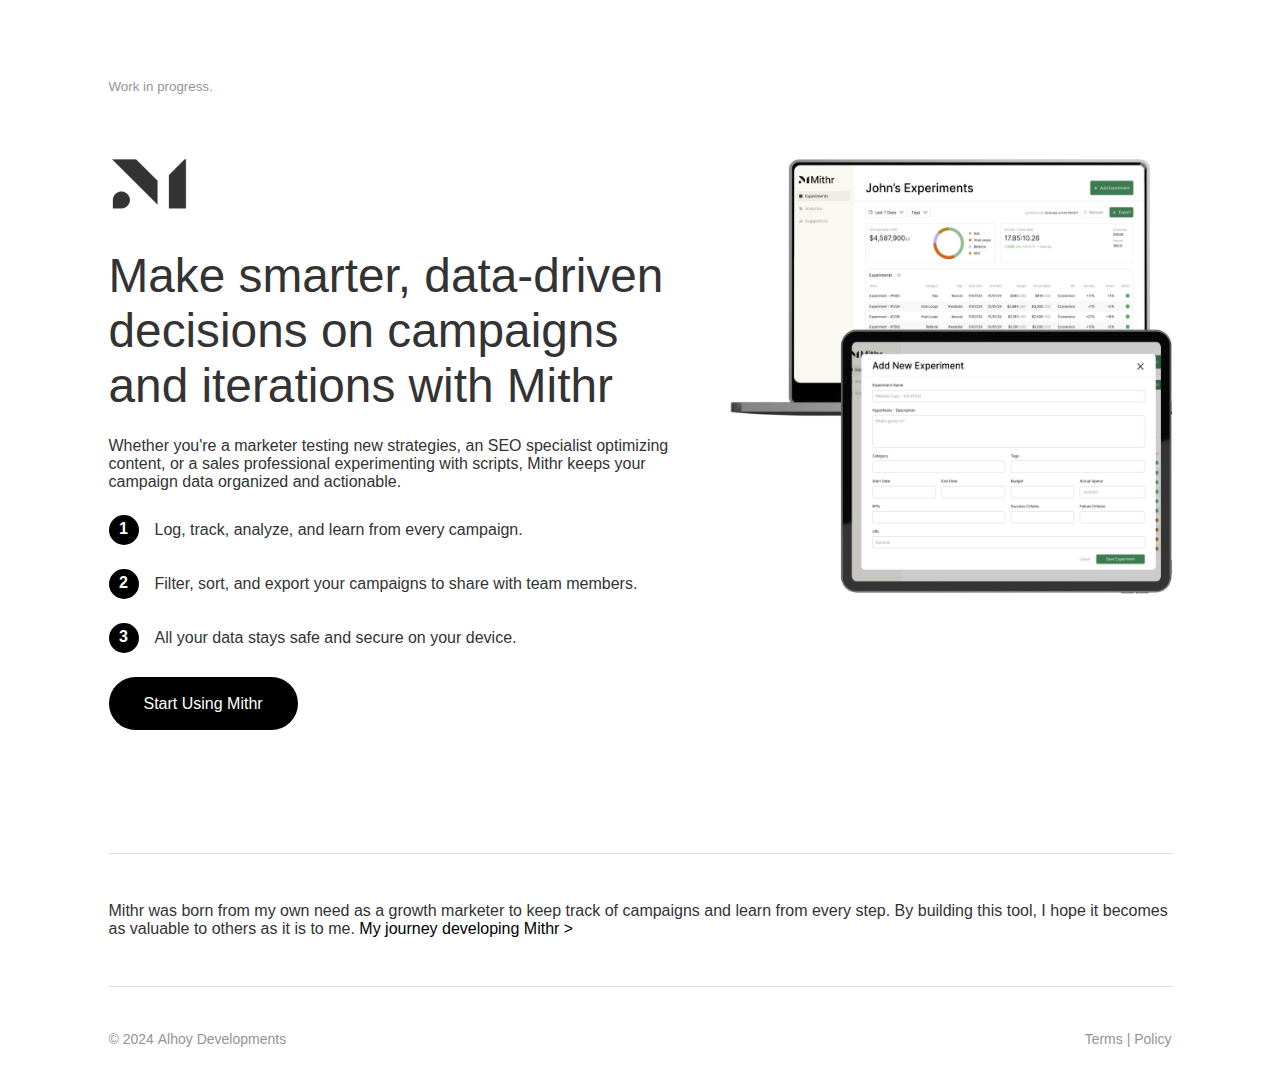
<file: public/index.html>
<!DOCTYPE html>
<html lang="en">
  <head>
    <meta charset="UTF-8" />
    <meta name="viewport" content="width=device-width, initial-scale=1.0" />
    <title>Mithr - Campaign Analytics Tool</title>
    <link rel="stylesheet" href="assets/css/styles.css" />
    <link rel="icon" href="assets/images/mithr-logo-favicon.png" type="image/png">
    <meta http-equiv="X-XSS-Protection" content="1; mode=block">
  </head>
  <body>
    <header class="home-header">
      <div class="header-msg">
        <p class="header-msg-p">Work in progress.</p>
      </div>
    </header>
    <main class="main-content">
      <div class="content-wrapper">
        <div class="content-info">
          <img
            src="assets/images/mithr-logo-icon-index.png"
            alt="Mithr Logo"
            class="logo"
            loading="lazy"
          />
          <h1>Make smarter, data-driven decisions on campaigns and iterations with Mithr</h1>
          <p class="home-description">
            Whether you're a marketer testing new strategies, an SEO specialist optimizing content, or a sales professional experimenting with scripts, Mithr keeps your campaign data organized and actionable.
          </p>
          <div class="onboarding-point">
            <span class="point-number">1</span>
            <p>Log, track, analyze, and learn from every campaign.</p>
          </div>
          <div class="onboarding-point">
            <span class="point-number">2</span>
            <p>Filter, sort, and export your campaigns to share with team members.</p>
          </div>
          <div class="onboarding-point">
            <span class="point-number">3</span>
            <p>All your data stays safe and secure on your device.</p>
          </div>
          <br>
          <a href="onboarding.html" class="cta-btn-black">Start Using Mithr</a>
          <p class="mobile-msg">
            Please use Mithr on a desktop or tablet for the best experience.
          </p>
        </div>
        <div class="content-img">
          <img
            src="assets/images/home-mockup.png"
            alt="Mockup of a laptop and a tablet with screenshots of the platform."
            class="home-img"
            loading="lazy"
          />
        </div>
      </div>
    </main>
    <footer>
      <div class="horizontal-line"></div>
      <p class="footer-description">
        Mithr was born from my own need as a growth marketer to keep track of
        campaigns and learn from every step. By building this tool, I hope it
        becomes as valuable to others as it is to me.
        <a href="https://x.com/rafialhoy/status/1824156493249167654?s=46&t=TRPu6rjvWwoYoE8F773NuQ" class="footer-description-link"
          >My journey developing Mithr ></a
        >
      </p>
      <div class="horizontal-line second"></div>
      <div class="footer-links-wrapper">
        <p class="footer-links">© 2024 Alhoy Developments</p>
        <p class="footer-links">Terms | Policy</p>
      </div>
    </footer>
<script src="assets/js/scripts.js"></script>
  </body>
</html>
</file>
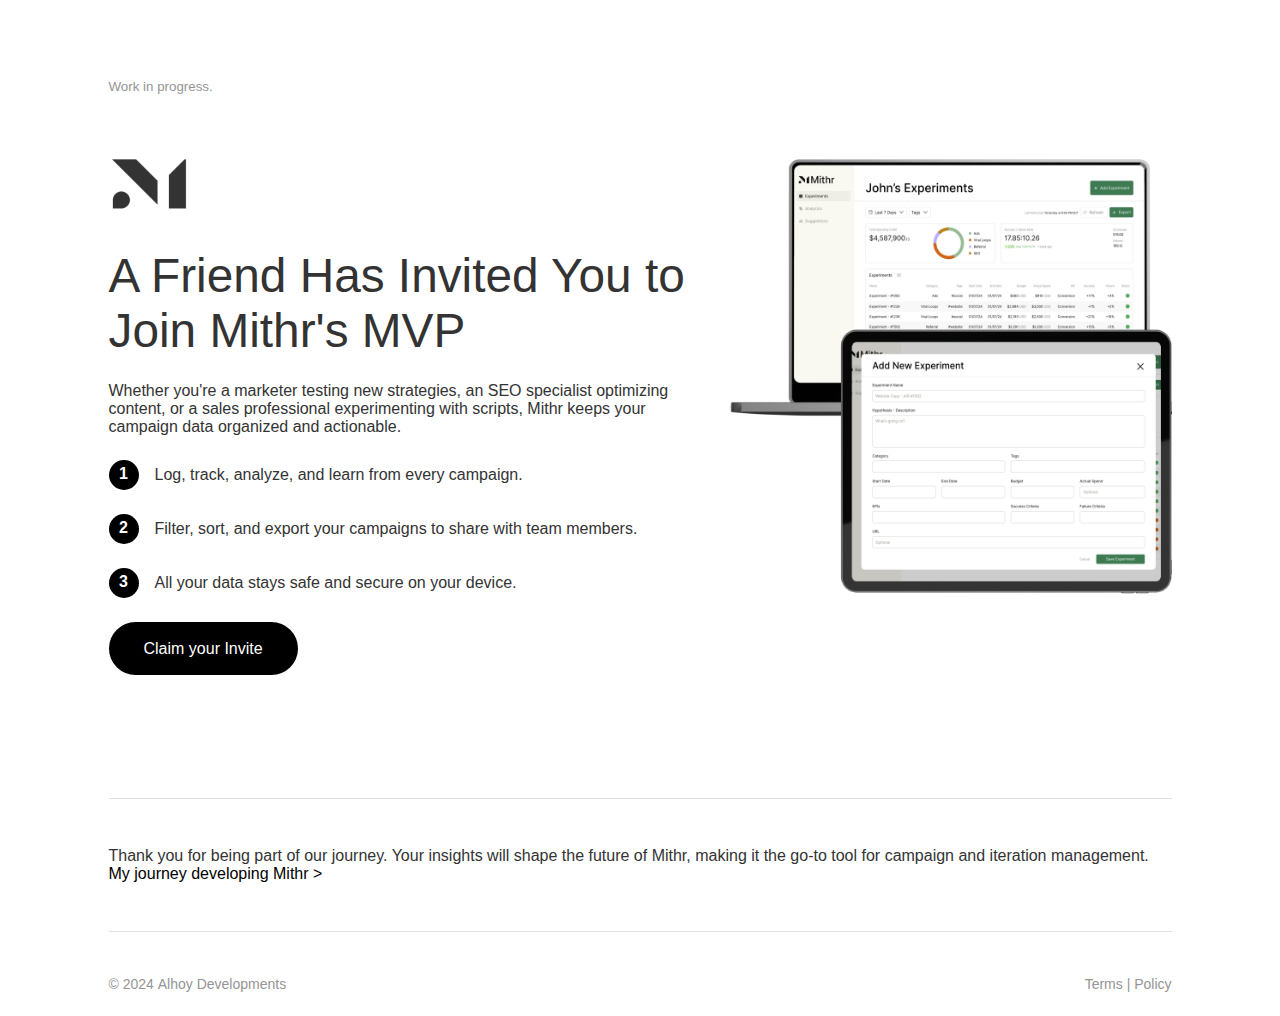
<file: public/invite.html>
<!DOCTYPE html>
<html lang="en">
  <head>
    <meta charset="UTF-8" />
    <meta name="viewport" content="width=device-width, initial-scale=1.0" />
    <meta http-equiv="X-XSS-Protection" content="1; mode=block">
    <title>Mithr - You've been Invited!</title>
    <link rel="stylesheet" href="assets/css/styles.css" />
    <link rel="icon" href="assets/images/mithr-logo-favicon.png" type="image/png">

  </head>
  <body>
    <header class="home-header">
      <div class="header-msg">
        <p class="header-msg-p">Work in progress.</p>
      </div>
    </header>
    <main class="main-content">
      <div class="content-wrapper">
        <div class="content-info">
          <img
            src="assets/images/mithr-logo-icon-index.png"
            alt="Mithr Logo"
            class="logo"
            loading="lazy"
          />
          <h1>A Friend Has Invited You to Join Mithr's MVP</h1>
          <p class="home-description">
            Whether you're a marketer testing new strategies, an SEO specialist optimizing content, or a sales professional experimenting with scripts, Mithr keeps your campaign data organized and actionable.</p>
                <div class="onboarding-point">
                  <span class="point-number">1</span>
                  <p>Log, track, analyze, and learn from every campaign.</p>
                </div>
                <div class="onboarding-point">
                  <span class="point-number">2</span>
                  <p>Filter, sort, and export your campaigns to share with team members.</p>
                </div>
                <div class="onboarding-point">
                  <span class="point-number">3</span>
                  <p>All your data stays safe and secure on your device.</p>
                </div>
<br>
          <a href="onboarding.html" class="cta-btn-black">Claim your Invite</a>
          <p class="mobile-msg">
            Please use Mithr on a desktop or tablet for the best experience.
          </p>
        </div>
        <div class="content-img">
          <img
            src="assets/images/home-mockup.png"
            alt="Mockup of a laptop and a tablet with screenshots of the platform."
            class="home-img"
            loading="lazy"
          />
        </div>
      </div>
    </main>
    <footer>
      <div class="horizontal-line"></div>
      <p class="footer-description">
        Thank you for being part of our journey. Your insights will shape the future of Mithr, making it the go-to tool for campaign and iteration management.
        <a href="https://x.com/rafialhoy/status/1824156493249167654?s=46&t=TRPu6rjvWwoYoE8F773NuQ" class="footer-description-link"
          >My journey developing Mithr ></a
        >
      </p>
      <div class="horizontal-line second"></div>
      <div class="footer-links-wrapper">
        <p class="footer-links">© 2024 Alhoy Developments</p>
        <p class="footer-links">Terms | Policy</p>
      </div>
    </footer>
  </body>
</html>
</file>
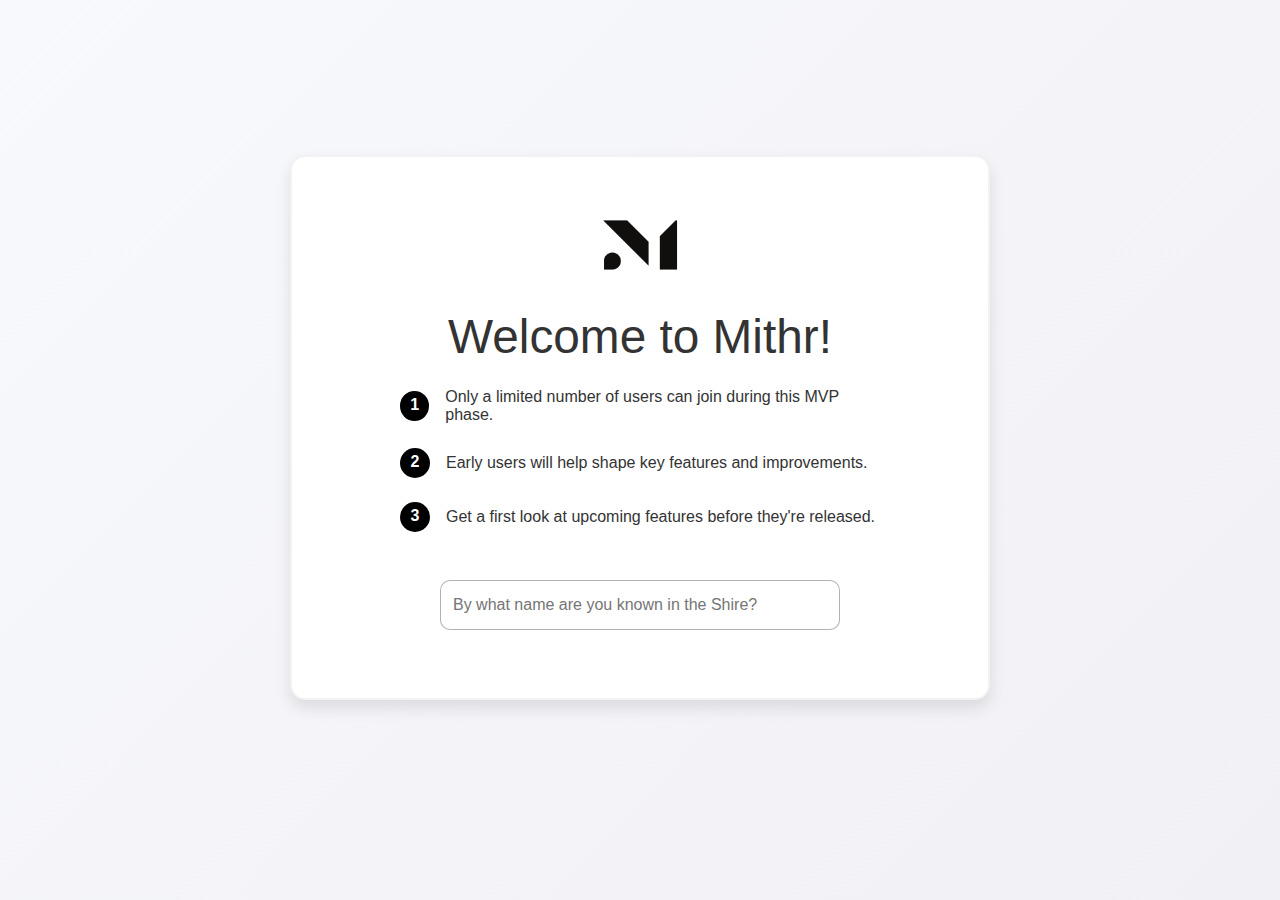
<file: public/onboarding.html>
<!DOCTYPE html>
<html lang="en">
  <head>
    <meta charset="UTF-8" />
    <meta name="viewport" content="width=device-width, initial-scale=1.0" />
    <meta http-equiv="X-XSS-Protection" content="1; mode=block">
    <title>Welcome to Mithr</title>
    <link rel="stylesheet" href="assets/css/styles.css" />
    <link
      rel="icon"
      href="assets/images/mithr-logo-favicon.png"
      type="image/png"
    />
  </head>
  <body>
    <main class="onboarding-content">
      <div class="onboarding-wrapper">
        <img
          src="assets/images/mithr-logo-icon.png"
          alt="Mithr Logo"
          class="logo"
        />
        <h1>Welcome to Mithr!</h1>
        <div class="onboarding-points">
          <div class="onboarding-point">
            <span class="point-number">1</span>
            <p>Only a limited number of users can join during this MVP phase.</p>
          </div>
          <div class="onboarding-point">
            <span class="point-number">2</span>
            <p>Early users will help shape key features and improvements.</p>
          </div>
          <div class="onboarding-point">
            <span class="point-number">3</span>
            <p>Get a first look at upcoming features before they're released.</p>
          </div>
        </div>
        <form id="onboarding-form" autocomplete="off">
          <input
            type="text"
            id="username"
            name="username"
            placeholder="Who enters the realm of Gondor?"
            required
          />
        </form>
      </div>
      <a href="#" id="continue-link" class="continue-link disabled-link"
        >Continue to Dashboard</a
      >
    </main>
    <script src="assets/js/onboarding.js"></script>
  </body>
</html>
</file>
<file: public/assets/css/styles.css>
/* CSS Variables */
:root {
    --primary-color: #3e7b52;  /* Green from CTA button */
    --primary-dark: #000;
  --secondary-color: #949494;
  --text-color: #333;
  --background-color: #fff;
  --font-family: "Inter", sans-serif;
  --max-content-width: 1063px;

  --spacing-large: 48px;
  --spacing-medium: 24px;
  --spacing-small: 20px;
  --spacing-xsmall: 10px;

  --font-size-heading: 47.78px;
  --font-size-text: 16px;
  --font-size-small: 13.13px;
  --font-size-xsmall: 11.11px;
  --font-size-table-heading: 13.33px;
  --font-size-table-content: 13.33px;

  --box-shadow-default: 0 8px 16px rgba(0, 0, 0, 0.1);
  --border-radius-default: 15px;
  --border-radius-input: 10px;
  --border-radius-table-row: 5px;

  --color-card-border: rgba(0, 0, 0, 0.05);
  --container-card-border-grey: 0.5px solid rgba(134, 134, 134, 0.5);
  --color-box-shadow: rgba(0, 0, 0, 0.1);

  --sidebar-background: #505050;
  --sidebar-active-background: #E0E0E0;
  --cta-button-green: #3e7b52;
  --light-green-background: #e4fad4;
  --green-indicator: #3f8043;
  --failure-color: #e65959;
  --secondary-grey: #868686;
  --hover-background-color: #eaeaea;
  --alternate-row-background-color: #f8f8f8;
  --color-bg1: #9c76e2;
  --color-bg2: #e65959;
  --color1: 129, 199, 132;
  --color2: 229, 115, 115;
  --color3: 179, 157, 219;
  --color4: 188, 170, 164;
  --color5: 221, 74, 255;
  --color-interactive: 140, 100, 255;
  --circle-size: 80%;
  --blending: hard-light;
}

/* Base styles */
* {
  margin: 0;
  padding: 0;
  box-sizing: border-box;
}

body {
  font-family: var(--font-family);
  color: var(--text-color);
  background-color: var(--background-color);
}

.fw-bold {
  font-weight: bold;
}

.color-secondary-grey {
  color: var(--secondary-grey);
}

/* Header styles */
.home-header {
  margin: 79px 0;
  margin-bottom: 50px;
}

.header-msg {
  display: flex;
  align-items: center;
  max-width: var(--max-content-width);
  margin: 0 auto;
}

.header-msg-p {
  font-size: var(--font-size-table-content);
  color: var(--secondary-color);
}

.header-msg-link {
  display: flex;
  align-items: center;
}

.header-msg-link:hover .header-msg-img {
  transform: rotate(-35deg);
}

.header-msg-a {
  font-size: 13.33px;
  text-decoration: none;
  color: var(--primary-dark);
  padding-left: 5px;
}

.header-msg-img {
  height: 13px;
  width: 22px;
  margin-left: 2px;
  transition: transform 0.3s ease;
}

/* Main Content */
.main-content {
  display: flex;
  justify-content: center;
  align-items: center;
  margin-bottom: 140px;
}

.content-wrapper {
  display: flex;
  justify-content: space-between;
  max-width: var(--max-content-width);
  width: 100%;
}

.content-info {
  max-width: 600px;
}

h1 {
  font-size: 47.78px;
  margin-bottom: var(--spacing-medium);
  font-weight: normal;
}

.home-description {
  font-size: 16px;
  margin-bottom: var(--spacing-medium);
}

.cta-btn-black {
  padding: 18px 35px;
  background-color: var(--primary-dark);
  color: var(--background-color);
  text-decoration: none;
  font-size: 16px;
  border-radius: 30px;
  min-width: 188px;
  transition: box-shadow 0.3s ease;
}

.cta-btn-black:hover {
  box-shadow: 2px 3px 5px rgba(0, 0, 0, 0.5);
}

.mobile-msg {
  display: none;
}

/* Image Section */
.home-img {
  max-width: 100%;
  height: 481px;
  width: 488px;
}

/* Footer styles */
footer {
  text-align: center;
  max-width: var(--max-content-width);
  margin: 0 auto 24px auto;
}

.horizontal-line {
  width: 100%;
  max-width: var(--max-content-width);
  height: 1px;
  background-color: #e0e0e0;
  margin: var(--spacing-large) auto;
}

.horizontal-line-full {
  width: 100%;
  height: 1px;
  background-color: #e0e0e0;
  margin: var(--spacing-medium) auto;
}

.second {
  margin-bottom: var(--spacing-medium);
}

.footer-description {
  font-size: 16px;
  text-align: left;
  color: var(--text-color);
  margin: 0 auto var(--spacing-large) auto;
}

.footer-description-link {
  text-decoration: none;
  color:var(--primary-dark);
  font-weight: 400;
}

.footer-links-wrapper {
  display: flex;
  justify-content: space-between;
  align-items: center;
  max-width: var(--max-content-width);
  margin: 0 auto;
  padding-top: var(--spacing-small);
}

.footer-links {
  font-size: 14px;
  color: var(--secondary-color);
}

.footer-links a {
  color: var(--secondary-color);
  text-decoration: none;
}



/* Onboarding Page */
.onboarding-content {
  display: flex;
  flex-direction: column;
  justify-content: center;
  align-items: center;
  min-height: 100vh;
  text-align: center;
  padding: var(--spacing-small);
  background: linear-gradient(135deg, #f8f9fc, #f0f0f5);
}

.onboarding-wrapper {
  max-width: 700px;
  width: 100%;
  background-color: var(--background-color);
  padding: var(--spacing-large);
  border-radius: var(--border-radius-default);
  box-shadow: var(--box-shadow-default);
  border: 2px solid var(--color-card-border);
  position: relative;
  z-index: 1;
}

h1 {
  font-size: var(--font-size-heading);
  margin-bottom: var(--spacing-medium);
  font-weight: normal;
  color: var(--text-color);
}

.onboarding-points {
  display: flex;
  flex-direction: column;
  align-items: start;
  max-width: 80%;
  margin: 0 auto var(--spacing-medium) auto;
}

.onboarding-point {
  display: flex;
  align-items: center;
  margin-bottom: var(--spacing-medium);
}

.point-number {
  display: inline-block;
  width: 30px;
  height: 30px;
  background-color: var(--primary-dark);
  color: var(--background-color);
  font-weight: 600;
  font-size: var(--font-size-point-number);
  border-radius: 50%;
  text-align: center;
  line-height: 28px;
  margin-right: 16px;
}

.onboarding-point p {
  margin: 0;
  font-size: var(--font-size-text);
  color: var(--text-color);
  text-align: left;
}

/* Form Elements */
#onboarding-form {
  display: flex;
  flex-direction: column;
  align-items: center;
}

#username {
  padding: 12px;
  font-size: var(--font-size-text);
  margin-bottom: var(--spacing-small);
  width: 100%;
  max-width: 400px;
  height: 50px;
  border-radius: var(--border-radius-input);
  border: 1px solid rgba(0, 0, 0, 0.3);
}

/* Buttons and Links */
.continue-link {
  font-size: var(--font-size-text);
  font-weight: 500;
  color: var(--primary-dark);
  margin-top: var(--spacing-medium);
  text-decoration: none;
  display: flex;
  align-items: center;
  justify-content: center;
  opacity: 0;
  pointer-events: none;
  transition: opacity 0.7s ease;
}

.visible-link {
  opacity: 1;
  pointer-events: auto;
}

.continue-link::after {
  content: "→";
  margin-left: 8px;
  font-size: 18px;
  transition: margin-left 0.3s ease;
}

.continue-link:hover::after {
  margin-left: 12px;
}

.logo {
  max-width: 80px;
  margin-bottom: var(--spacing-small);
}

/* Dashboard */

/* Sidebar */
.sidebar {
  width: 250px;
  background-color: var(--sidebar-background);
  min-height: 100vh;
  padding: 44px 15px 31px 15px;
  position: fixed;
  display: flex;
  flex-direction: column;
  justify-content: space-between;
}

.sidebar-logo img {
  max-width: 150px;
  margin-bottom: var(--spacing-medium);
  margin-left: 14px;
}

.sidebar-menu ul {
  list-style: none;
  padding: 0;
}

.sidebar-menu li {
    margin-bottom: var(--spacing-small);
    display: flex;
    flex-direction: row;
    align-items: start;
    justify-content: left;
    border-radius: 5px;
    height: 40px;
    padding: 10px;
    position: relative;
    overflow: hidden;
  }

  .sidebar-menu li::before {
    content: "";
    position: absolute;
    top: 0;
    left: 0;
    width: 100%;
    height: 100%;
    background-color: var(--sidebar-active-background);
    transform: scaleX(0);
    transform-origin: left;
    transition: transform 0.3s ease-in-out;
    z-index: -1; /* Ensures the background stays behind the text */
    border-radius: 5px;
    
  }

  .sidebar-menu li:hover::before {
    transform: scaleX(1); /* Expands the background on hover */
  }
  
  /* Ensures text stays on top of the background */
  .sidebar-menu li:hover a {
    z-index: 1;
    color: var(--text-color); /* Adjusts the text color if needed */
    font-weight: 400;
  }

/* Tooltip Styling */
    .sidebar-item {
    position: relative;
  }


.a-off {
  display: block;
  padding: var(--spacing-small);
  color: #F2F2F2;
  font-weight: normal;
  text-decoration: none;
  font-size: 16px;
  font-weight: normal;
  padding-top: 0px;
}

.active {
  background-color: var(--sidebar-active-background);
  font-weight: 400;
  padding: 10px;
  padding-top: 0px;
  border-radius: 5px;
}

.a-active {
  color: var(--text-color);
  font-size: 16px;
  display: block;
  font-weight: 400;
  text-decoration: none;
  padding: var(--spacing-small);
  padding-top: 0px;
}

/* Main Dashboard Content */
.main-dashboard {
  margin-left: 250px;
  padding: var(--spacing-large);
  background-color: var(--background-color);
}

/* Dashboard Header */

.dashboard-header {
  display: flex;
  flex-direction: column;
  justify-content: space-between;
  align-items: center;
  margin-bottom: var(--spacing-medium);
  width: 100%;
}

.header-content-wrapper {
  display: flex;
  flex-direction: row;
  align-items: center;
  justify-content: space-between;
  width: 100%;
  margin: var(--spacing-medium) 0;
}

.dashboard-horizontal-line {
  height: 0.5px;
  width: 100%;
  background-color: rgba(0, 0, 0, 0.3);
}

#dashboard-title {
  font-size: 47.78px;
  font-weight: 400;
  color: var(--text-color);
  height: auto;
  margin: 0;
}

/* Action Buttons */
.dashboard-actions .cta-btn-big {
  background-color: var(--cta-button-green);
  color: var(--background-color);
  padding: 20px 15px;
  border-radius: 8px;
  font-weight: normal;
  font-size: 16px;
  border: none;
  cursor: pointer;
}

/* Filters and Report */
.filters-and-report {
  display: flex;
  justify-content: space-between;
  align-items: center;
  margin-bottom: var(--spacing-medium);
  gap: 0;
}

.filters {
  display: flex;
  flex-direction: row;
  gap: 10px;
  width: auto;
}

.filter-group {
  display: flex;
  flex-direction: row;
  align-items: center;
  gap: 10px;
  width: auto;
}

.filter-input {
  padding: 10px;
  display: flex;
  justify-content: space-evenly;
  border-radius: 5px;
  border: var(--container-card-border-grey);
  font-family: var(--font-family);
  font-size: var(--font-size-small);
  font-weight: 400;
  width: auto;
  align-items: center;
  text-align: center;
  color: var(--secondary-color);
}

/* Adjust the width of the date range filter */
#date-range-filter {
  min-width: 200px; /* Increase the width to accommodate the full date range */
}

/* Adjust the width of the tags filter */
#tags-filter {
  min-width: 80px; /* Allow the width to adjust based on content */
  max-width: auto;
  padding-left: 10px;
  padding-right: 10px;
}
select {
  -webkit-appearance: none;
  -moz-appearance: none;
  appearance: none;
}

.report-actions {
  width: auto;
  display: flex;
  align-items: center;
}

.report-actions p {
  font-size: var(--font-size-small);
}

.report-actions button {
  margin-left: 10px;
}

.btn-icon {
  width: 15px;
  height: 15px;
}

.cta-btn-small {
  padding: 10px;
  display: flex;
  align-items: center;
  justify-content: space-between;
  gap: 8px;
  border-radius: 5px;
  font-size: 14px;
}

.refresh-btn {
  border: var(--container-card-border-grey);
  background-color: white;
  color: var(--secondary-grey);
}

.export-btn {
  border: 0.5px solid rgba(62, 124, 82, 1);
  background-color: var(--cta-button-green);
  color: #fff;
  cursor: pointer;
}

/* Metrics Section */
.metrics {
  display: flex;
  justify-content: space-between;
  margin-bottom: var(--spacing-medium);
  gap: var(--spacing-medium);
}

/* Main Container */
.analytics-box {
  display: flex;
  justify-content: space-between;
  padding: 15px;
  border: var(--container-card-border-grey);
  border-radius: 8px;
  background-color: #fff;
  width: 100%;
  max-width: 50%;
}

/* Total Spending Section */
.analytics-big-wrapper {
  display: flex;
  flex-direction: column;
  justify-content: start;
  gap: 10px;
}

.analytics-title {
  font-size: 13.13px;
  color: var(--secondary-grey);
  margin: 0;
}

.analytics-value {
  font-size: 2rem;
}

.analytics-small-value {
  font-size: 16px;
  margin-bottom: 10px;
}

.mb-5 {
  margin-bottom: 5px;
}

.analytics-info {
  font-size: 13.13px;
}

.analytics-breakdown {
  display: flex;
  flex-direction: column;
}

.ticker {
  color: #3f8043;
  background-color: #e4fad4;
  padding: 3px 5px;
  border-radius: 5px;
}

.light-green {
  color: #55ac5c;
}

/* Chart and Legend Section */
.spending-chart {
  display: flex;
  align-items: center;
}

/* Chart Container */
.chart {
  width: 100px; /* Adjust width as needed */
  height: 100px;
  margin-right: var(--spacing-medium); /* Spacing between chart and legend */
}

/* Chart Legend */
.chart-legend {
  list-style: none;
  padding: 0;
  margin: 0;
}

.chart-legend li {
  display: flex;
  align-items: center;
  font-size: 13px; /* Match with overall text style */
  margin-bottom: 10px;
}

.legend-color {
  width: 12px;
  height: 12px;
  display: inline-block;
  border-radius: 50%;
  margin-right: 10px;
}

/* TABLE */
.experiments-table {
  padding: var(--spacing-medium);
  border: var(--container-card-border-grey);
  border-radius: 8px;
  background-color: #fff;
  box-shadow: 0 2px 4px rgba(0, 0, 0, 0.05);
}

/* Table Header */
.table-header {
  display: flex;
  justify-content: space-between;
  align-items: center;
  margin-bottom: var(--spacing-small);
}

.table-header h2 {
  font-size: 16px;
  font-weight: 400;
  margin: 0;
}

.experiment-count {
  color: var(--secondary-grey);
  font-size: var(--font-size-text);
  font-family: var(--font-family);
}

/* Table Styles */
table {
  width: 100%;
  border-collapse: separate;
  border-spacing: 0 0px; /* Vertical spacing between rows */
}

thead th {
  font-size: 13.33px;
  font-weight: 400;
  text-align: right;
  color: var(--secondary-grey); /* Assuming a variable for secondary grey */
  padding: 10px;
}

.align-left {
  text-align: left;
}

.experiment-name-column {
  text-align: left;
}

tbody td {
  font-size: var(--font-size-xsmall);
  color: #333;
  padding: 10px;
  background-color: #fff;
  text-align: right;
}

tbody tr:hover td {
  background-color: #eaeaea !important;
  cursor: pointer;
}

/* Alternate Row Background */
tbody tr:nth-child(odd) td {
  background-color: #f8f8f8;
}

/* Row Border Radius */
tbody tr {
  border-radius: 5px;
  overflow: hidden;
  height: 40px;
}

tbody tr td:first-child {
  border-top-left-radius: 5px;
  border-bottom-left-radius: 5px;
}

tbody tr td:last-child {
  border-top-right-radius: 5px;
  border-bottom-right-radius: 5px;
}

/* Status Dot */
.status-dot {
  display: inline-block;
  width: 12px;
  height: 12px;
  border-radius: 50%;
}

.success {
  background-color: #81c784; /* Green for success */
}

.failure {
  background-color: var(--failure-color); /* Red for failure */
}

/* Style for USD Symbol */
td:contains("USD") {
  color: var(--secondary-grey);
  font-weight: normal;
}

.cents {
    font-size: 13.13px;
    color: var(--secondary-grey);
  }

/* Style for Actual Spend exceeding Budget */
.exceeds-budget {
  color: var(--failure-color);
}

/* Modal Styles */
.modal {
  display: none; /* Hidden by default */
  position: fixed;
  z-index: 10;
  left: 0;
  top: 0;
  width: 100%;
  height: 100%;
  overflow: auto;
  background-color: rgba(0, 0, 0, 0.4); /* Black background with transparency */
}

.modal-header {
  display: flex;
  flex-direction: row;
  align-items: center;
  justify-content: space-between;
  margin-bottom: var(--spacing-medium);
}

.modal-content {
  background-color: var(--background-color);
  margin: 3% auto;
  padding: var(--spacing-medium) var(--spacing-large);
  border: 1px solid var(--color-card-border);
  width: 90%;
  border-radius: var(--border-radius-default);
  box-shadow: var(--box-shadow-default);
  align-items: center;
}

.modal-content-small {
  width: 50%;
  margin: 10% auto;
}

.modal-content h2 {
  font-size: 39.81px;
  color: var(--text-color);
  font-weight: 400;
}

.close {
  color: var(--secondary-grey);
  float: right;
  font-size: 38px;
  font-weight: 400;
  cursor: pointer;
}

.close:hover,
.close:focus {
  color: var(--text-color);
  text-decoration: none;
}

/* Form Styling */
#addExperimentForm {
  display: flex;
  flex-wrap: wrap;
}

/* Form Groups */
.form-group {
  display: flex;
  flex-direction: column;
  margin-bottom: var(--spacing-small);
}

.full-width {
  width: 100%;
}

.half-width {
  width: 50%;
}

.no-margin {
  margin-bottom: 0 !important;
}

.row-group {
  display: flex;
  flex-direction: row;
  align-items: center;
  justify-content: space-between;
  gap: var(--spacing-medium);
  margin-bottom: var(--spacing-small);
}

/* Form Labels */
.form-group label {
  font-size: var(--font-size-text);
  font-weight: 400;
  margin-bottom: var(--spacing-xsmall);
  color: var(--text-color);
}

/* Form Inputs */
.form-group input,
.form-group textarea {
  padding: var(--spacing-small);
  border-radius: var(--border-radius-input);
  border: var(--container-card-border-grey);
  font-size: var(--font-size-small);
  font-family: var(--font-family);
  color: var(--text-color);
  background-color: var(--background-color);
  box-sizing: border-box;
}

/* Textarea for Hypothesis */
.form-group textarea {
  resize: none; /* Disable resizing */
  height: 100px; /* Fixed height for textarea */
}

/* Placeholder Text Color */
.form-group input::placeholder,
.form-group textarea::placeholder {
  color: var(--secondary-grey);
}

/* Buttons */
.buttons {
  display: flex;
  justify-content: flex-end;
  gap: var(--spacing-small);
}

.cancel-btn {
  background-color: transparent;
  color: var(--secondary-grey);
  font-size: var(--font-size-text);
  border: none;
  cursor: pointer;
}

.cancel-btn:hover {
  color: var(--text-color);
}

.cta-btn-big {
  background-color: var(--cta-button-green);
  color: var(--background-color);
  padding: var(--spacing-small) var(--spacing-medium);
  font-size: var(--font-size-text);
  border-radius: var(--border-radius-input);
  border: none;
  cursor: pointer;
}

.cta-btn-big:hover {
  background-color: #2f5f3e;
}

/* Modal Styles */
#viewExperimentModal.modal {
  display: none; /* Hidden by default */
  position: fixed;
  z-index: 10;
  left: 0;
  top: 0;
  width: 100%;
  height: 100%;
  overflow: auto;
  background-color: rgba(0, 0, 0, 0.4); /* Black background with transparency */
}

#viewExperimentModal .modal-header {
  display: flex;
  flex-direction: row;
  align-items: center;
  justify-content: space-between;
  margin-bottom: var(--spacing-medium);
}

#viewExperimentModal .modal-content {
  background-color: var(--background-color);
  margin: 3% auto;
  padding: var(--spacing-medium) var(--spacing-large);
  border: 1px solid var(--color-card-border);
  width: 90%;
  border-radius: var(--border-radius-default);
  box-shadow: var(--box-shadow-default);
  align-items: center;
}

#viewExperimentModal .modal-content h2 {
  font-size: 39.81px;
  color: var(--text-color);
  font-weight: 400;
}

#viewExperimentModal .close {
  color: var(--secondary-grey);
  float: right;
  font-size: 38px;
  font-weight: 400;
  cursor: pointer;
}

#viewExperimentModal .close:hover,
#viewExperimentModal .close:focus {
  color: var(--text-color);
  text-decoration: none;
}

/* Form Styling */
#viewExperimentModal .form-group {
  display: flex;
  flex-direction: column;
  margin-bottom: var(--spacing-small);
}

#viewExperimentModal .full-width {
  width: 100%;
}

#viewExperimentModal .half-width {
  width: 50%;
}

#viewExperimentModal .row-group {
  display: flex;
  flex-direction: row;
  align-items: center;
  justify-content: space-between;
  gap: var(--spacing-medium);
  margin-bottom: var(--spacing-small);
}

/* Form Labels */
#viewExperimentModal .form-group label {
  font-size: var(--font-size-text);
  font-weight: 400;
  margin-bottom: var(--spacing-xsmall);
  color: var(--text-color);
}

/* Paragraph for Displaying Text */
#viewExperimentModal .form-group p {
  padding: var(--spacing-small);
  border-radius: var(--border-radius-input);
  border: var(--container-card-border-grey);
  font-size: var(--font-size-small);
  font-family: var(--font-family);
  color: var(--text-color);
  background-color: var(--background-color);
  box-sizing: border-box;
}

/* Buttons */
#viewExperimentModal .buttons {
  display: flex;
  justify-content: flex-end;
  gap: var(--spacing-small);
}

#viewExperimentModal .cancel-btn {
  background-color: transparent;
  color: var(--secondary-grey);
  font-size: var(--font-size-text);
  border: none;
  cursor: pointer;
}

#viewExperimentModal .cancel-btn:hover {
  color: var(--text-color);
}

#viewExperimentModal .cta-btn-big {
  background-color: var(--cta-button-green);
  color: var(--background-color);
  padding: var(--spacing-small) var(--spacing-medium);
  font-size: var(--font-size-text);
  border-radius: var(--border-radius-input);
  border: none;
  cursor: pointer;
}

#viewExperimentModal .delete-btn {
  background-color: #d61d1dc9;
}

#viewExperimentModal .cta-btn-big:hover {
  background-color: #2f5f3e;
}

#viewExperimentModal .delete-btn:hover {
  background-color: #d61d1d;
}

/* Example styles for select elements */
.filter-select {
  width: 100%;
  padding: 10px;
  border: 1px solid #ccc;
  border-radius: 5px;
  font-size: 14px;
  background-color: #fff;
  appearance: none; /* Removes default styling in some browsers */
  background-image: url(/public/assets/images/expand-arrow.png); /* Add custom arrow icon if needed */
  background-position: right 10px center;
  background-repeat: no-repeat;
}

/* Style for dropdown text */
#exportReportModal select {
  color: var(--secondary-grey); /* Default color */
}

.two-col {
  display: flex;
  flex-direction: row;
  gap: var(--spacing-medium);
}
/* Style select elements to match input fields */
select,
.main-filter {
  padding: var(--spacing-xsmall);
  padding-right: 10px;
  border-radius: var(--border-radius-table-row);
  border: var(--container-card-border-grey);
  font-size: var(--font-size-small);
  font-family: var(--font-family);
  color: var(--secondary-grey);
  background-color: var(--background-color);
  box-sizing: border-box;
}

/* Placeholder style for select elements */
select:invalid {
  color: #999; /* Placeholder color */
}

/* Ensure the font size matches the input fields */
select option {
  font-size: 16px;
}

.top-experiment {
  font-size: var(--font-size-text);
  margin-bottom: 10px; /* Adds bottom margin of 10px */
  list-style-type: none; /* Ensures numbering stays inside the list items */
}

.iteration-text {
  font-size: var(--font-size-table-content);
  color: #868686;
}

.ticker-style {
    color: var(--cta-button-green);
    background-color: rgba(62, 123, 82, 0.2); /* Lighter green */
    padding: 3px 8px;
    border-radius: 5px;
    font-size: var(--font-size-xsmall);
    font-weight: 400;
    text-align: center;
    display: inline-block;

  }

#top-experiments li {
  margin-bottom: 10px; /* Adjust the spacing as needed */
  font-family: var(--font-family);
  font-size: var(--font-size-table-heading);
}

#top-experiments {
  list-style-type: none; /* Remove bullet points if they exist */
  padding-left: 0; /* Remove default padding */
}

.big-number {
    font-weight: 300;
    font-size: 2rem;
    color: var(--text-color);
  }





.iteration-potential-p {
  margin-top: -10px;
}

.sort-btn {
  cursor: pointer;
}

.arrow {
  font-size: 12px;
  margin-left: 5px;
  color: #868686; /* Adjust color if needed */
}

.sort-btn:hover .arrow {
  color: #000000; /* Make arrow more visible on hover */
}

.notification-container {
  position: fixed;
  top: 20px;
  right: 20px;
  width: 300px;
  z-index: 1000;
}

.notification {
  background-color: #4caf50; /* Success color */
  color: white;
  padding: 15px;
  margin-bottom: 10px;
  border-radius: 5px;
  box-shadow: 0 4px 8px rgba(0, 0, 0, 0.1);
  display: flex;
  justify-content: space-between;
  align-items: center;
  animation: fadeIn 0.5s ease;
}

.notification.error {
  background-color: #f44336; /* Error color */
}

.notification .close-btn {
  cursor: pointer;
  font-weight: bold;
  margin-left: 15px;
}

@keyframes fadeIn {
  from {
    opacity: 0;
  }
  to {
    opacity: 1;
  }
}


/* Loading Screen Styles */
.text-container {
    z-index: 100;
    width: 100vw;
    height: 100vh;
    display: flex;
    position: absolute;
    top: 0;
    left: 0;
    justify-content: center;
    align-items: center;
    font-size: 1.5rem;
    font-family: var(--font-family);
    color: white;
    font-weight: 500;
    opacity: 0.8;
    user-select: none;
    text-shadow: 1px 1px rgba(0,0,0,0.1);
  }
  
  .gradient-bg {
    width: 100vw;
    height: 100vh;
    position: relative;
    overflow: hidden;
    background: white; /* Keeps the background black */
    top: 0;
    left: 0;
  }
  
  .gradients-container {
    filter: blur(20px);
    width: 100%;
    height: 100%;
  }
  
  .g1, .g2, .g3, .g4, .g5 {
    position: absolute;
    background: radial-gradient(circle at center, rgba(var(--color1), 0.8) 0, rgba(var(--color1), 0) 80%);
    mix-blend-mode: var(--blending);
    width: 50%; /* Smaller circle size */
    height: 50%;
    top: calc(50% - 25%);
    left: calc(50% - 25%);
    opacity: 0.4; /* Reduce opacity for less intense bubbles */
  }

  @keyframes moveInCircle {
    0% {
      transform: rotate(0deg);
    }
    50% {
      transform: rotate(180deg);
    }
    100% {
      transform: rotate(360deg);
    }
  }
  
  @keyframes moveVertical {
    0% {
      transform: translateY(-50%);
    }
    50% {
      transform: translateY(50%);
    }
    100% {
      transform: translateY(-50%);
    }
  }
  
  @keyframes moveHorizontal {
    0% {
      transform: translateX(-50%) translateY(-10%);
    }
    50% {
      transform: translateX(50%) translateY(10%);
    }
    100% {
      transform: translateX(-50%) translateY(-10%);
    }
  }

  
  .g1 {
    animation: moveVertical 30s ease infinite;
  }
  
  .g2 {
    background: radial-gradient(circle at center, rgba(var(--color2), 0.8) 0, rgba(var(--color2), 0) 80%);
    transform-origin: calc(50% - 600px);
    animation: moveInCircle 20s reverse infinite;
  }
  
  .g3 {
    background: radial-gradient(circle at center, rgba(var(--color3), 0.8) 0, rgba(var(--color3), 0) 80%);
    top: calc(50% - 25% + 400px);
    left: calc(50% - 25% - 250px);
    animation: moveInCircle 40s linear infinite;
  }
  
  .g4 {
    background: radial-gradient(circle at center, rgba(var(--color4), 0.8) 0, rgba(var(--color4), 0) 80%);
    animation: moveHorizontal 40s ease infinite;
    opacity: 0.4;
  }
  
  .g5 {
    background: radial-gradient(circle at center, rgba(var(--color5), 0.8) 0, rgba(var(--color5), 0) 80%);
    width: calc(50%);
    height: calc(50%);
    transform-origin: calc(50% - 400px) calc(50% + 100px);
    animation: moveInCircle 20s ease infinite;
  }

  .analytics-value-card {
    padding: 15px;
    border: var(--container-card-border-grey);
    border-radius: 5px;
    background-color: #F8F8F8;
    box-shadow: 0 6px 12px rgba(0, 0, 0, 0.1);
    margin: 0; /* This will center it within the parent */
    width: fit-content; /* Adjust width to fit content */
}

.embed-container {
    width: 70%; /* Adjust width as needed */
    height: 100vh; /* Adjust height as needed */
    margin: 0 auto; /* Center horizontally */
    display: flex;
    justify-content: center;
    align-items: center;
  }
  
  .embed-container iframe {
    width: 100%;
    height: 100%;
    border: none; /* Remove iframe borders */
  }

  /* --- Responsive Styles --- */
  @media screen and (max-width: 767px) {
    .main-dashboard, .sidebar {
      display: none; /* Hide main content on mobile */
    }
  
    .mobile-msg {
      display: block;
      font-size: 16px;
      font-family: var(--font-family);
      color: var(--text-color);
      padding: 20px;
      background-color: #f0f0f0;
      border-radius: 10px;
      text-align: center;
      margin: auto;
    }

    .main-content {
        flex-direction: column;
        margin-bottom: var(--spacing-medium);
      }
    
      .content-wrapper {
        flex-direction: column;
        text-align: center;
      }
    
      h1 {
        font-size: 28px;
      }
    
      .home-description {
        font-size: 14px;
      }
    
      /* Replace the CTA button with a message on mobile */
      .cta-btn-black {
        display: none;
      }
    
      .mobile-msg {
        display: block;
        font-size: 14px;
        color: var(--text-color);
        padding: var(--spacing-small);
        background-color: #f0f0f0;
        border-radius: 10px;
        margin: var(--spacing-small) auto;
        max-width: 90%;
      }
    
      .home-img {
        width: 100%;
        max-width: 300px;
        height: auto;
      }
    
      footer {
        margin-bottom: var(--spacing-medium);
      }
    
      .footer-description {
        font-size: 14px;
        text-align: center;
      }
    
      .footer-links-wrapper {
        flex-direction: column;
        gap: var(--spacing-small);
      }
  }

  @media screen and (max-width: 1024px) {
    #dashboard-title {
      font-size: 36px; /* Adjust font size for smaller screens */
    }
    
    .dashboard-actions .cta-btn-big {
      padding: 10px 15px; /* Adjust button padding */
      font-size: 14px;
    }
    
    .main-dashboard {
      padding: 20px; /* Reduce padding further */
    }
    
    .analytics-value {
      font-size: 1.5rem; /* Further reduce analytics value size */
    }
    
    .metrics {
      flex-direction: column; /* Stack analytics boxes vertically */
      gap: 20px;
    }

    .home-header {
        max-width: 80%;
        margin: 72px auto;
        margin-bottom: 50px;
        align-items: center;
      }
    
      .header-msg {
        max-width: 100%;
        align-items: center;
        margin: 0;
      }
    
      .header-msg-p {
        margin: 0px;
      }
    
      .content-wrapper {
        flex-direction: column; /* Stack content vertically */
        text-align: center;
        max-width: 80%;
      }
    
      .content-info {
        max-width: 100%;
        margin-bottom: var(--spacing-large);
      }
    
      .home-img {
        width: 100%;
        max-width: 400px;
        height: auto;
      }
    
      h1 {
        font-size: 36px;
      }
    
      .cta-btn-black {
        padding: 14px 30px;
        font-size: 14px;
      }
    
      .horizontal-line {
        max-width: 100%; /* Reduce line width for smaller screens */
      }
    
      footer {
        max-width: 80%;
        margin-bottom: 24px;
      }
  }

  @media screen and (max-width: 1440px) {
    #dashboard-title {
      font-size: 37px; /* Adjust font size for MacBook Pro */
    }
    
    .dashboard-actions .cta-btn-big {
      padding: 12px 18px; /* Adjust button padding */
      font-size: 16px;
    }
    
    .main-dashboard {
      padding: 20px; /* Adjust padding for main dashboard */
      height: 100%;
    }
    
    .analytics-value {
      font-size: 1.5rem; /* Slightly reduce analytics value size */
    }
    
    .metrics {
      gap: 30px; /* Adjust spacing between analytics boxes */
    }
  }
</file>
